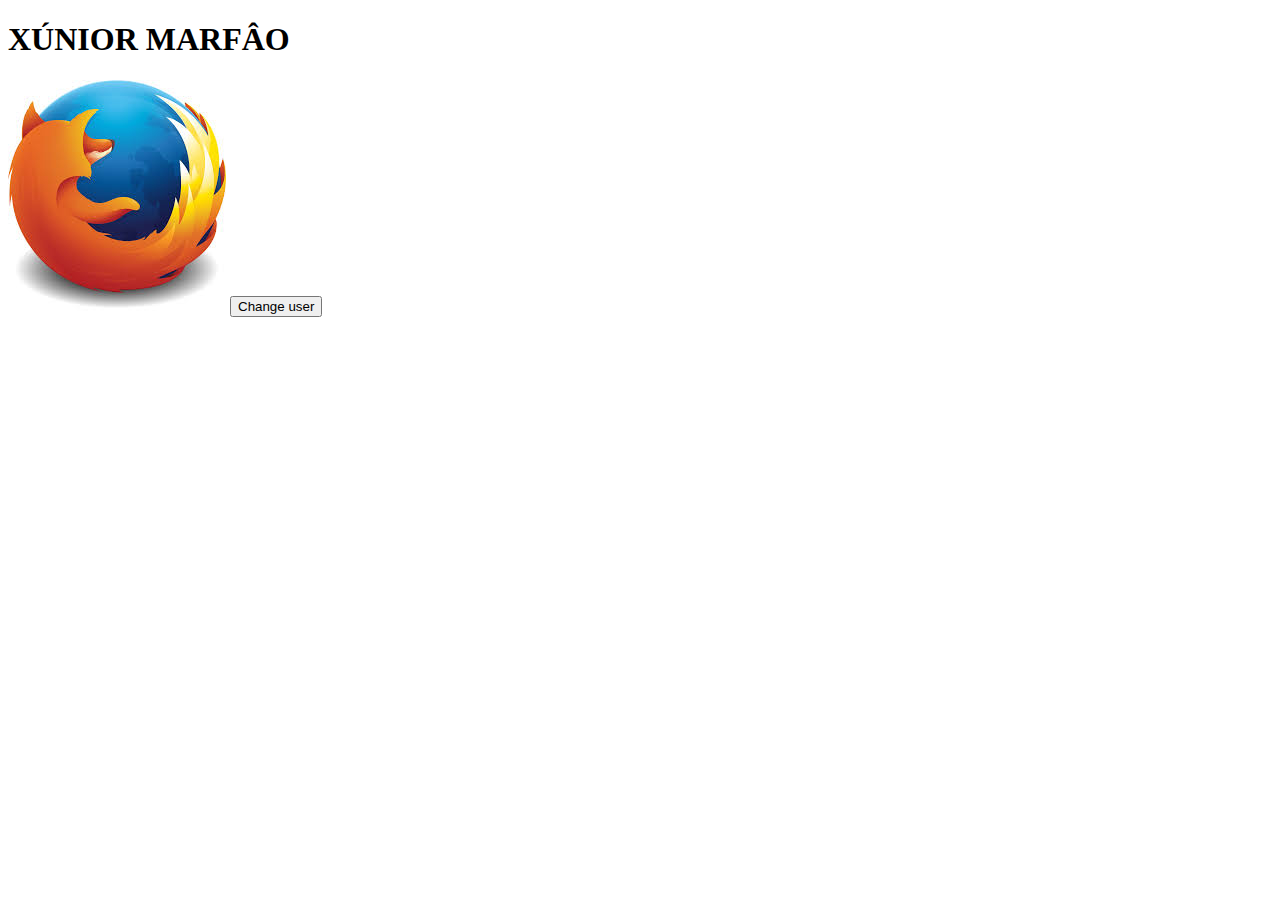
<file: javascript/func/index.html>
<!DOCTYPE html>
<html lang="en">
<head>
    <meta charset="UTF-8">
    <meta name="viewport" content="width=device-width, initial-scale=1.0">
    <title>Document</title>
</head>
<body>
    <h1>XÚNIOR MARFÂO</h1>
    <img src="images/fire.jpg"></img>
    <button>Change user</button>
    <script src="main.js"></script>
</body>
</html>
</file>
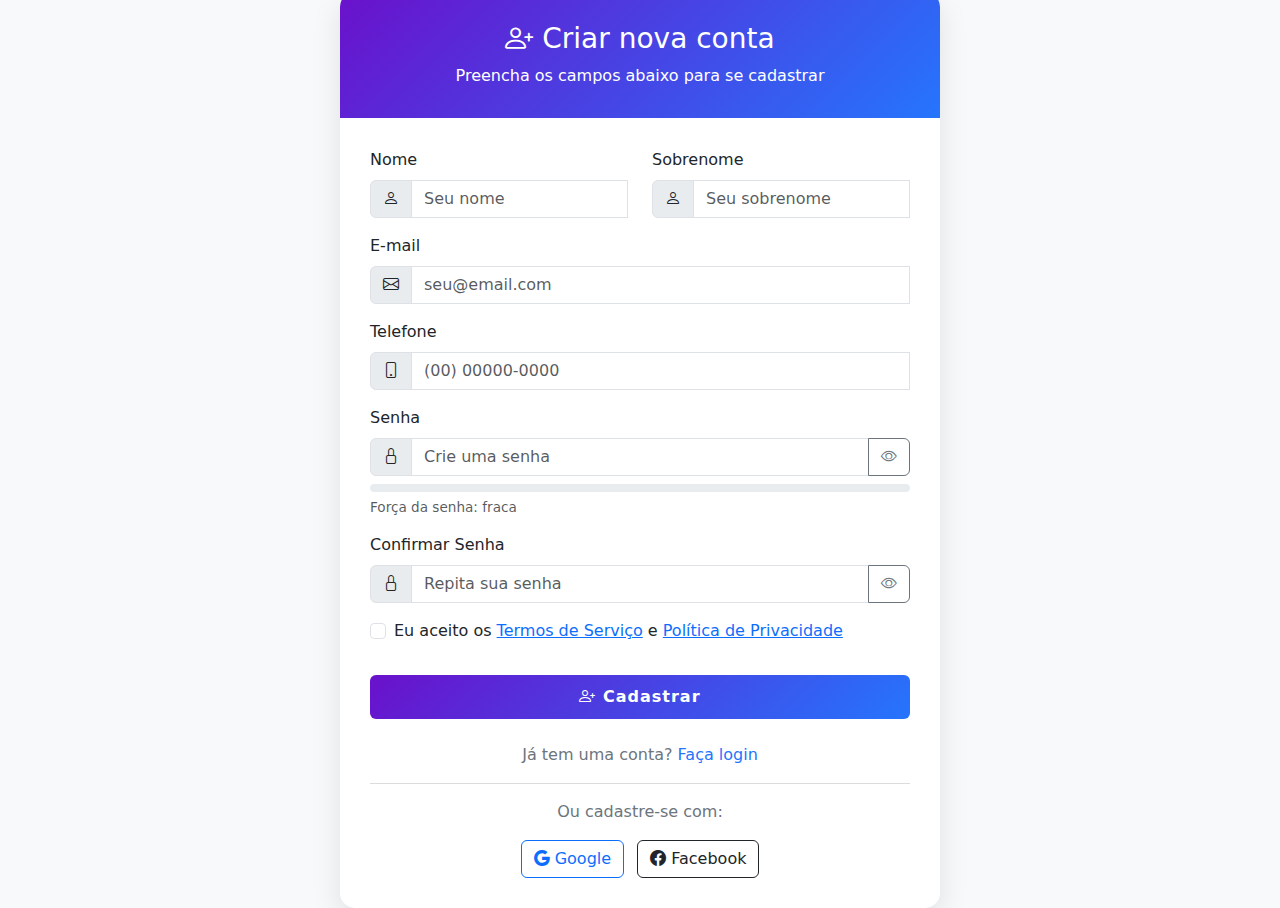
<file: javascript/bootstrap/Cadastro.html>
<!DOCTYPE html>
<html lang="pt-br">
<head>
    <meta charset="UTF-8">
    <meta name="viewport" content="width=device-width, initial-scale=1.0">
    <title>Sistema - Cadastro</title>
    <!-- Bootstrap CSS -->
    <link href="https://cdn.jsdelivr.net/npm/bootstrap@5.3.0/dist/css/bootstrap.min.css" rel="stylesheet">
    <!-- Bootstrap Icons -->
    <link rel="stylesheet" href="https://cdn.jsdelivr.net/npm/bootstrap-icons@1.10.0/font/bootstrap-icons.css">
    <!-- Estilos personalizados -->
    <style>
        body {
            background-color: #f8f9fa;
            height: 100vh;
            display: flex;
            align-items: center;
        }
        
        .register-container {
            max-width: 600px;
            width: 100%;
            margin: 0 auto;
        }
        
        .card-register {
            border: none;
            border-radius: 15px;
            box-shadow: 0 10px 30px rgba(0, 0, 0, 0.1);
            overflow: hidden;
        }
        
        .card-header {
            background: linear-gradient(135deg, #6a11cb 0%, #2575fc 100%);
            color: white;
            text-align: center;
            padding: 30px 0;
            border-bottom: none;
        }
        
        .card-body {
            padding: 30px;
        }
        
        .form-control:focus {
            border-color: #2575fc;
            box-shadow: 0 0 0 0.25rem rgba(37, 117, 252, 0.25);
        }
        
        .btn-register {
            background: linear-gradient(135deg, #6a11cb 0%, #2575fc 100%);
            border: none;
            padding: 10px;
            font-weight: 600;
            letter-spacing: 1px;
        }
        
        .btn-register:hover {
            background: linear-gradient(135deg, #5a0cb1 0%, #1a68f0 100%);
        }
        
        .register-footer {
            text-align: center;
            margin-top: 20px;
            color: #6c757d;
        }
        
        .register-footer a {
            color: #2575fc;
            text-decoration: none;
        }
        
        .input-group-text {
            background-color: #e9ecef;
        }
        
        .progress {
            height: 8px;
            margin-bottom: 20px;
        }
        
        .progress-bar {
            background-color: #2575fc;
        }
        
        .password-strength {
            font-size: 0.85rem;
            margin-top: -15px;
            margin-bottom: 15px;
        }
    </style>
</head>
<body>
    <div class="container">
        <div class="register-container">
            <div class="card card-register">
                <div class="card-header">
                    <h3><i class="bi bi-person-plus"></i> Criar nova conta</h3>
                    <p class="mb-0">Preencha os campos abaixo para se cadastrar</p>
                </div>
                <div class="card-body">
                    <form id="registerForm" novalidate>
                        <div class="row">
                            <div class="col-md-6 mb-3">
                                <label for="firstName" class="form-label">Nome</label>
                                <div class="input-group">
                                    <span class="input-group-text"><i class="bi bi-person"></i></span>
                                    <input type="text" class="form-control" id="firstName" placeholder="Seu nome" required>
                                    <div class="invalid-feedback">
                                        Por favor, insira seu nome.
                                    </div>
                                </div>
                            </div>
                            
                            <div class="col-md-6 mb-3">
                                <label for="lastName" class="form-label">Sobrenome</label>
                                <div class="input-group">
                                    <span class="input-group-text"><i class="bi bi-person"></i></span>
                                    <input type="text" class="form-control" id="lastName" placeholder="Seu sobrenome" required>
                                    <div class="invalid-feedback">
                                        Por favor, insira seu sobrenome.
                                    </div>
                                </div>
                            </div>
                        </div>
                        
                        <div class="mb-3">
                            <label for="email" class="form-label">E-mail</label>
                            <div class="input-group">
                                <span class="input-group-text"><i class="bi bi-envelope"></i></span>
                                <input type="email" class="form-control" id="email" placeholder="seu@email.com" required>
                                <div class="invalid-feedback">
                                    Por favor, insira um e-mail válido.
                                </div>
                            </div>
                        </div>
                        
                        <div class="mb-3">
                            <label for="phone" class="form-label">Telefone</label>
                            <div class="input-group">
                                <span class="input-group-text"><i class="bi bi-phone"></i></span>
                                <input type="tel" class="form-control" id="phone" placeholder="(00) 00000-0000" required>
                                <div class="invalid-feedback">
                                    Por favor, insira um telefone válido.
                                </div>
                            </div>
                        </div>
                        
                        <div class="mb-3">
                            <label for="password" class="form-label">Senha</label>
                            <div class="input-group">
                                <span class="input-group-text"><i class="bi bi-lock"></i></span>
                                <input type="password" class="form-control" id="password" placeholder="Crie uma senha" required>
                                <button class="btn btn-outline-secondary" type="button" id="togglePassword">
                                    <i class="bi bi-eye"></i>
                                </button>
                            </div>
                            <div class="progress mt-2">
                                <div class="progress-bar" id="passwordStrength" role="progressbar" style="width: 0%"></div>
                            </div>
                            <div class="password-strength text-muted" id="passwordStrengthText">Força da senha: fraca</div>
                            <div class="invalid-feedback">
                                Por favor, crie uma senha forte (mínimo 8 caracteres).
                            </div>
                        </div>
                        
                        <div class="mb-3">
                            <label for="confirmPassword" class="form-label">Confirmar Senha</label>
                            <div class="input-group">
                                <span class="input-group-text"><i class="bi bi-lock"></i></span>
                                <input type="password" class="form-control" id="confirmPassword" placeholder="Repita sua senha" required>
                                <button class="btn btn-outline-secondary" type="button" id="toggleConfirmPassword">
                                    <i class="bi bi-eye"></i>
                                </button>
                            </div>
                            <div class="invalid-feedback">
                                As senhas não coincidem.
                            </div>
                        </div>
                        
                        <div class="mb-3 form-check">
                            <input type="checkbox" class="form-check-input" id="terms" required>
                            <label class="form-check-label" for="terms">Eu aceito os <a href="#">Termos de Serviço</a> e <a href="#">Política de Privacidade</a></label>
                            <div class="invalid-feedback">
                                Você deve aceitar os termos para continuar.
                            </div>
                        </div>
                        
                        <button type="submit" class="btn btn-primary btn-register w-100 mt-3">
                            <i class="bi bi-person-plus"></i> Cadastrar
                        </button>
                    </form>
                    
                    <div class="register-footer mt-4">
                        <p>Já tem uma conta? <a href="login.html">Faça login</a></p>
                        <hr>
                        <div class="social-register">
                            <p>Ou cadastre-se com:</p>
                            <button class="btn btn-outline-primary me-2">
                                <i class="bi bi-google"></i> Google
                            </button>
                            <button class="btn btn-outline-dark">
                                <i class="bi bi-facebook"></i> Facebook
                            </button>
                        </div>
                    </div>
                </div>
            </div>
        </div>
    </div>

    <!-- Bootstrap JS Bundle with Popper -->
    <script src="https://cdn.jsdelivr.net/npm/bootstrap@5.3.0/dist/js/bootstrap.bundle.min.js"></script>
    
    <!-- Script para validação e funcionalidades -->
    <script>
        (function() {
            'use strict'
            
            // Validação do formulário
            const form = document.getElementById('registerForm')
            const password = document.getElementById('password')
            const confirmPassword = document.getElementById('confirmPassword')
            const passwordStrength = document.getElementById('passwordStrength')
            const passwordStrengthText = document.getElementById('passwordStrengthText')
            
            form.addEventListener('submit', function(event) {
                if (!form.checkValidity() || !validatePassword() || !passwordsMatch()) {
                    event.preventDefault()
                    event.stopPropagation()
                }
                
                form.classList.add('was-validated')
            }, false)
            
            // Mostrar/esconder senha
            document.getElementById('togglePassword').addEventListener('click', function() {
                const type = password.getAttribute('type') === 'password' ? 'text' : 'password'
                password.setAttribute('type', type)
                this.querySelector('i').classList.toggle('bi-eye')
                this.querySelector('i').classList.toggle('bi-eye-slash')
            })
            
            document.getElementById('toggleConfirmPassword').addEventListener('click', function() {
                const type = confirmPassword.getAttribute('type') === 'password' ? 'text' : 'password'
                confirmPassword.setAttribute('type', type)
                this.querySelector('i').classList.toggle('bi-eye')
                this.querySelector('i').classList.toggle('bi-eye-slash')
            })
            
            // Validação de força da senha
            password.addEventListener('input', function() {
                checkPasswordStrength(this.value)
                validatePassword()
                passwordsMatch()
            })
            
            confirmPassword.addEventListener('input', passwordsMatch)
            
            function checkPasswordStrength(password) {
                let strength = 0
                
                // Verifica o comprimento
                if (password.length >= 8) strength += 1
                if (password.length >= 12) strength += 1
                
                // Verifica caracteres diversos
                if (password.match(/(?=.*[a-z])/)) strength += 1
                if (password.match(/(?=.*[A-Z])/)) strength += 1
                if (password.match(/(?=.*[0-9])/)) strength += 1
                if (password.match(/(?=.*[!@#$%^&*])/)) strength += 1
                
                // Atualiza a barra de progresso
                const width = strength * 20
                passwordStrength.style.width = width + '%'
                
                // Atualiza o texto
                let text = 'Força da senha: '
                if (strength <= 2) {
                    text += 'fraca'
                    passwordStrength.className = 'progress-bar bg-danger'
                } else if (strength <= 4) {
                    text += 'média'
                    passwordStrength.className = 'progress-bar bg-warning'
                } else {
                    text += 'forte'
                    passwordStrength.className = 'progress-bar bg-success'
                }
                
                passwordStrengthText.textContent = text
            }
            
            function validatePassword() {
                const isValid = password.value.length >= 8
                password.classList.toggle('is-invalid', !isValid)
                return isValid
            }
            
            function passwordsMatch() {
                const isValid = password.value === confirmPassword.value
                confirmPassword.classList.toggle('is-invalid', !isValid)
                return isValid
            }
            
            // Máscara para telefone
            document.getElementById('phone').addEventListener('input', function(e) {
                let value = e.target.value.replace(/\D/g, '')
                if (value.length > 11) value = value.substring(0, 11)
                
                if (value.length > 2) {
                    value = '(' + value.substring(0, 2) + ') ' + value.substring(2)
                }
                if (value.length > 10) {
                    value = value.substring(0, 10) + '-' + value.substring(10)
                }
                
                e.target.value = value
            })
        })()
    </script>
</body>
</html>
</file>
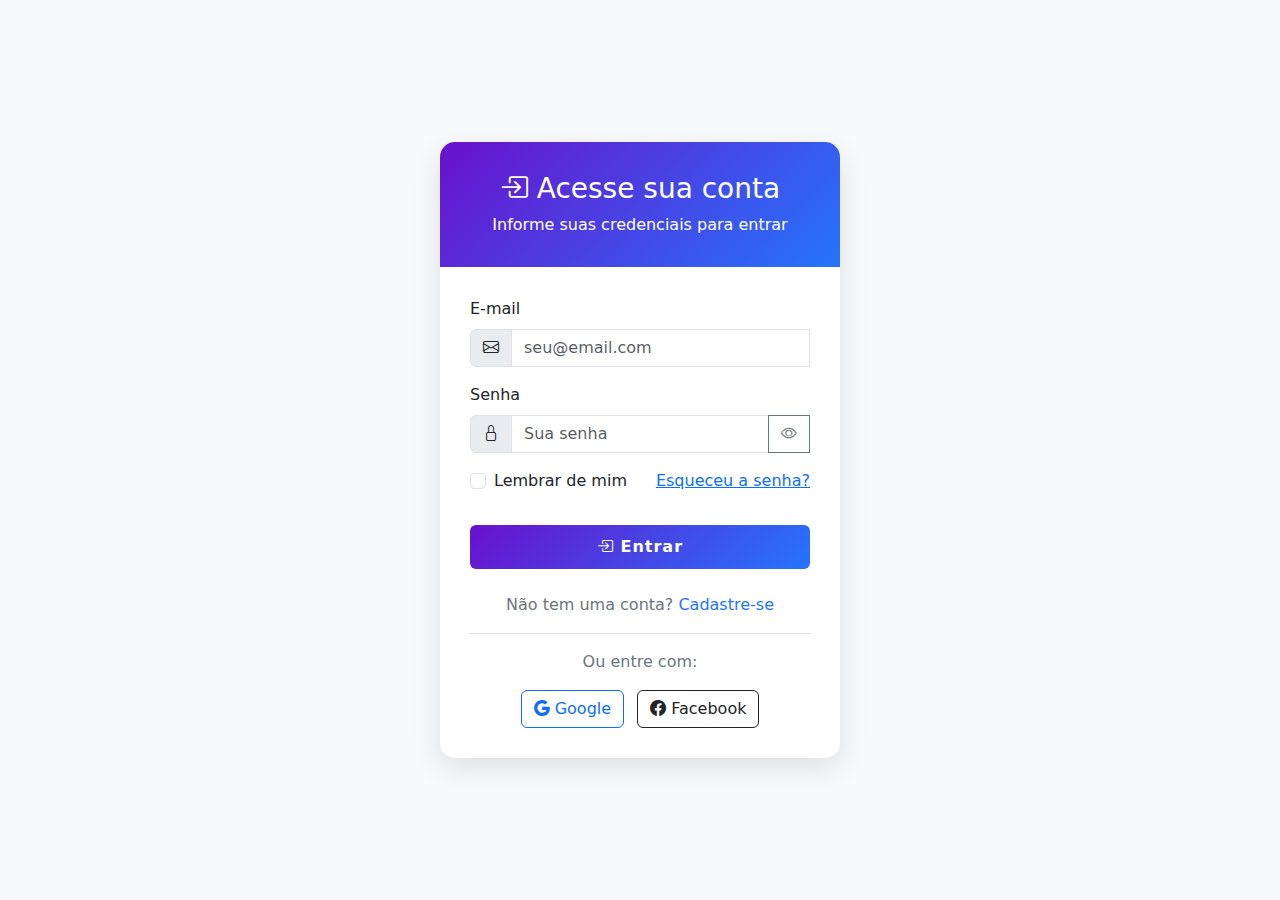
<file: javascript/bootstrap/login.html>
<!DOCTYPE html>
<html lang="pt-br">
<head>
    <meta charset="UTF-8">
    <meta name="viewport" content="width=device-width, initial-scale=1.0">
    <title>Sistema - Login</title>
    <!-- Bootstrap CSS -->
    <link href="https://cdn.jsdelivr.net/npm/bootstrap@5.3.0/dist/css/bootstrap.min.css" rel="stylesheet">
    <!-- Bootstrap Icons -->
    <link rel="stylesheet" href="https://cdn.jsdelivr.net/npm/bootstrap-icons@1.10.0/font/bootstrap-icons.css">
    <!-- Estilos personalizados -->
    <style>
        body {
            background-color: #f8f9fa;
            height: 100vh;
            display: flex;
            align-items: center;
        }
        
        .login-container {
            max-width: 400px;
            width: 100%;
            margin: 0 auto;
        }
        
        .card-login {
            border: none;
            border-radius: 15px;
            box-shadow: 0 10px 30px rgba(0, 0, 0, 0.1);
            overflow: hidden;
        }
        
        .card-header {
            background: linear-gradient(135deg, #6a11cb 0%, #2575fc 100%);
            color: white;
            text-align: center;
            padding: 30px 0;
            border-bottom: none;
        }
        
        .card-body {
            padding: 30px;
        }
        
        .form-control:focus {
            border-color: #2575fc;
            box-shadow: 0 0 0 0.25rem rgba(37, 117, 252, 0.25);
        }
        
        .btn-login {
            background: linear-gradient(135deg, #6a11cb 0%, #2575fc 100%);
            border: none;
            padding: 10px;
            font-weight: 600;
            letter-spacing: 1px;
        }
        
        .btn-login:hover {
            background: linear-gradient(135deg, #5a0cb1 0%, #1a68f0 100%);
        }
        
        .login-footer {
            text-align: center;
            margin-top: 20px;
            color: #6c757d;
        }
        
        .login-footer a {
            color: #2575fc;
            text-decoration: none;
        }
        
        .input-group-text {
            background-color: #e9ecef;
        }
    </style>
</head>
<body>
    <div class="container">
        <div class="login-container">
            <div class="card card-login">
                <div class="card-header">
                    <h3><i class="bi bi-box-arrow-in-right"></i> Acesse sua conta</h3>
                    <p class="mb-0">Informe suas credenciais para entrar</p>
                </div>
                <div class="card-body">
                    <form id="loginForm" novalidate>
                        <div class="mb-3">
                            <label for="email" class="form-label">E-mail</label>
                            <div class="input-group">
                                <span class="input-group-text"><i class="bi bi-envelope"></i></span>
                                <input type="email" class="form-control" id="email" placeholder="seu@email.com" required>
                                <div class="invalid-feedback">
                                    Por favor, insira um e-mail válido.
                                </div>
                            </div>
                        </div>
                        
                        <div class="mb-3">
                            <label for="password" class="form-label">Senha</label>
                            <div class="input-group">
                                <span class="input-group-text"><i class="bi bi-lock"></i></span>
                                <input type="password" class="form-control" id="password" placeholder="Sua senha" required>
                                <button class="btn btn-outline-secondary" type="button" id="togglePassword">
                                    <i class="bi bi-eye"></i>
                                </button>
                                <div class="invalid-feedback">
                                    Por favor, insira sua senha.
                                </div>
                            </div>
                        </div>
                        
                        <div class="mb-3 form-check">
                            <input type="checkbox" class="form-check-input" id="remember">
                            <label class="form-check-label" for="remember">Lembrar de mim</label>
                            <a href="#" class="float-end">Esqueceu a senha?</a>
                        </div>
                        
                        <button type="submit" class="btn btn-primary btn-login w-100 mt-3">
                            <i class="bi bi-box-arrow-in-right"></i> Entrar
                        </button>
                    </form>
                    
                    <div class="login-footer mt-4">
                        <p>Não tem uma conta? <a href="#">Cadastre-se</a></p>
                        <hr>
                        <div class="social-login">
                            <p>Ou entre com:</p>
                            <button class="btn btn-outline-primary me-2">
                                <i class="bi bi-google"></i> Google
                            </button>
                            <button class="btn btn-outline-dark">
                                <i class="bi bi-facebook"></i> Facebook
                            </button>
                        </div>
                    </div>
                </div>
            </div>
        </div>
    </div>

    <!-- Bootstrap JS Bundle with Popper -->
    <script src="https://cdn.jsdelivr.net/npm/bootstrap@5.3.0/dist/js/bootstrap.bundle.min.js"></script>
    
    <!-- Script para validação e funcionalidades -->
    <script>
        // Exemplo de validação do formulário
        (function() {
            'use strict'
            
            // Fetch the form we want to apply custom Bootstrap validation styles to
            const form = document.getElementById('loginForm')
            
            form.addEventListener('submit', function(event) {
                if (!form.checkValidity()) {
                    event.preventDefault()
                    event.stopPropagation()
                }
                
                form.classList.add('was-validated')
            }, false)
            
            // Toggle para mostrar/esconder senha
            const togglePassword = document.getElementById('togglePassword')
            const password = document.getElementById('password')
            
            togglePassword.addEventListener('click', function() {
                const type = password.getAttribute('type') === 'password' ? 'text' : 'password'
                password.setAttribute('type', type)
                
                // Troca o ícone
                this.querySelector('i').classList.toggle('bi-eye')
                this.querySelector('i').classList.toggle('bi-eye-slash')
            })
        })()
    </script>
</body>
</html>
</file>
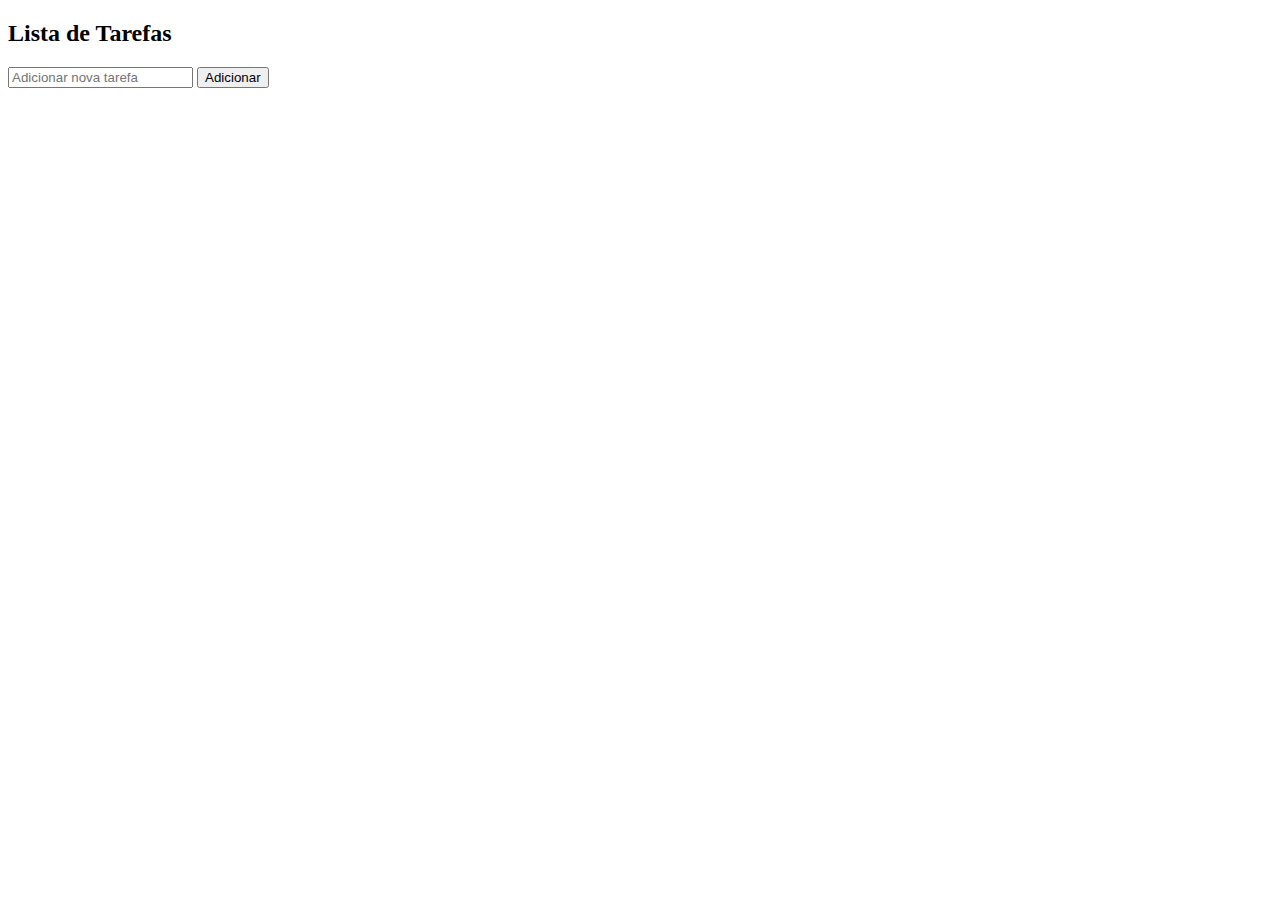
<file: javascript/Lista_Tarefas/To_Do_List.html>
<!DOCTYPE html>
<html lang="pt">
<head>
    <meta charset="UTF-8">
    <meta name="viewport" content="width=device-width, initial-scale=1.0">
    <title>Lista de Tarefas</title>
    <style src="style.css"></style>
</head>
<body>
    <div class="container">
        <h2>Lista de Tarefas</h2>
        <input type="text" id="taskInput" placeholder="Adicionar nova tarefa">
        <button onclick="addTask()">Adicionar</button>
        <ul id="taskList"></ul>
    </div>

    <script src="scripts.js"></script>
</body>
</html>
</file>
